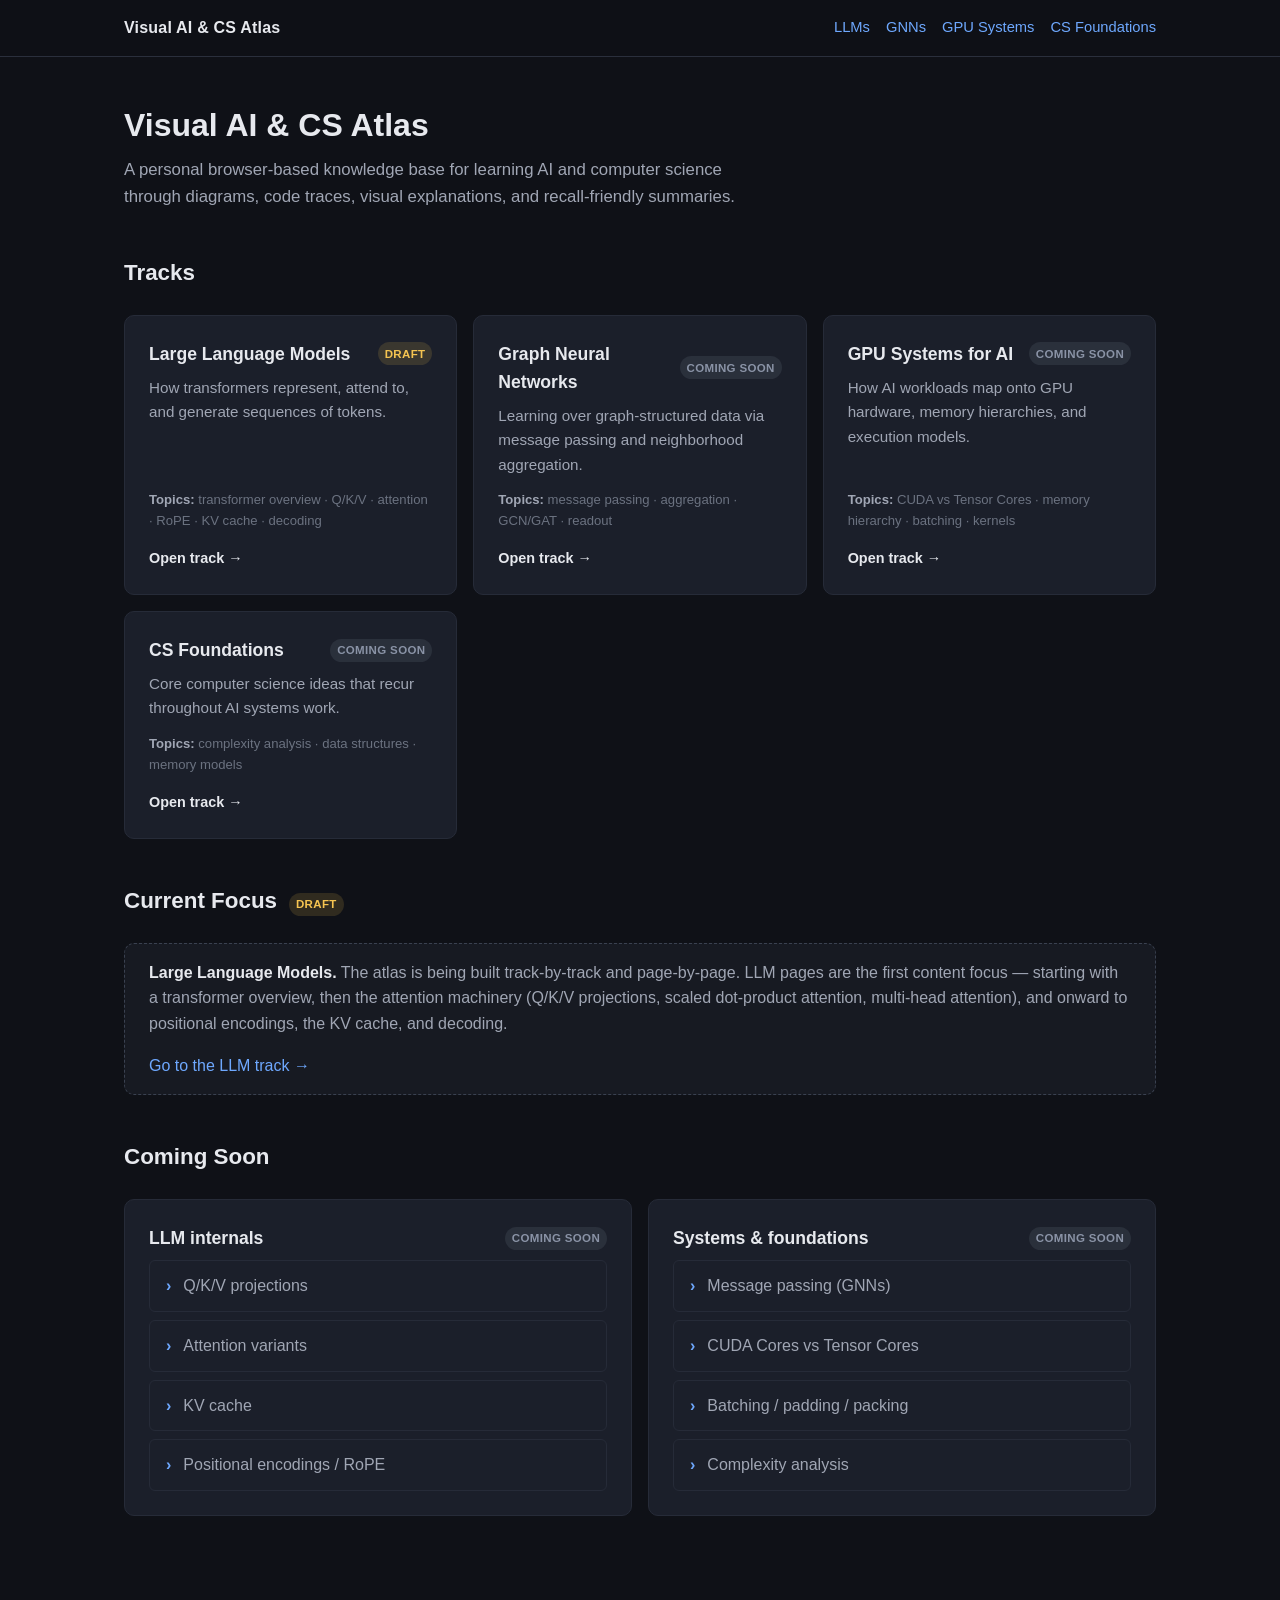
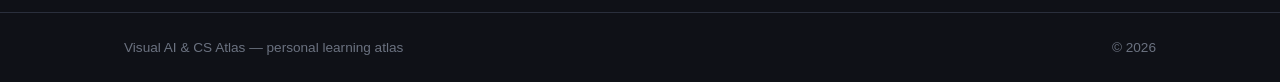
<file: index.html>
<!DOCTYPE html>
<html lang="en">
  <head>
    <meta charset="utf-8" />
    <meta name="viewport" content="width=device-width, initial-scale=1" />
    <title>Visual AI &amp; CS Atlas</title>
    <meta
      name="description"
      content="A personal browser-based knowledge base for learning AI and computer science through diagrams, code traces, and recall-friendly summaries."
    />
    <link rel="stylesheet" href="styles/base.css" />
    <link rel="stylesheet" href="styles/layout.css" />
    <link rel="stylesheet" href="styles/components.css" />
  </head>
  <body>
    <div class="page">
      <!-- Top navigation -->
      <header class="topnav">
        <div class="container topnav__inner">
          <a class="topnav__brand" href="index.html">Visual AI &amp; CS Atlas</a>
          <nav class="topnav__links">
            <a href="pages/llms/index.html">LLMs</a>
            <a href="pages/gnns/index.html">GNNs</a>
            <a href="pages/gpu-systems/index.html">GPU Systems</a>
            <a href="pages/cs-foundations/index.html">CS Foundations</a>
          </nav>
        </div>
      </header>

      <main class="main">
        <div class="container">
          <!-- Hero -->
          <section class="page-header">
            <h1>Visual AI &amp; CS Atlas</h1>
            <p class="subtitle">
              A personal browser-based knowledge base for learning AI and
              computer science through diagrams, code traces, visual
              explanations, and recall-friendly summaries.
            </p>
          </section>

          <!-- Track cards -->
          <section class="section">
            <div class="section__title">
              <h2>Tracks</h2>
            </div>
            <div class="grid grid--auto">
              <a class="card" href="pages/llms/index.html">
                <div class="card__head">
                  <span class="card__title">Large Language Models</span>
                  <span class="pill pill--draft">Draft</span>
                </div>
                <p class="card__desc">
                  How transformers represent, attend to, and generate sequences
                  of tokens.
                </p>
                <div class="card__topics">
                  <strong>Topics:</strong> transformer overview · Q/K/V ·
                  attention · RoPE · KV cache · decoding
                </div>
                <span class="card__link">Open track →</span>
              </a>

              <a class="card" href="pages/gnns/index.html">
                <div class="card__head">
                  <span class="card__title">Graph Neural Networks</span>
                  <span class="pill pill--soon">Coming Soon</span>
                </div>
                <p class="card__desc">
                  Learning over graph-structured data via message passing and
                  neighborhood aggregation.
                </p>
                <div class="card__topics">
                  <strong>Topics:</strong> message passing · aggregation ·
                  GCN/GAT · readout
                </div>
                <span class="card__link">Open track →</span>
              </a>

              <a class="card" href="pages/gpu-systems/index.html">
                <div class="card__head">
                  <span class="card__title">GPU Systems for AI</span>
                  <span class="pill pill--soon">Coming Soon</span>
                </div>
                <p class="card__desc">
                  How AI workloads map onto GPU hardware, memory hierarchies, and
                  execution models.
                </p>
                <div class="card__topics">
                  <strong>Topics:</strong> CUDA vs Tensor Cores · memory
                  hierarchy · batching · kernels
                </div>
                <span class="card__link">Open track →</span>
              </a>

              <a class="card" href="pages/cs-foundations/index.html">
                <div class="card__head">
                  <span class="card__title">CS Foundations</span>
                  <span class="pill pill--soon">Coming Soon</span>
                </div>
                <p class="card__desc">
                  Core computer science ideas that recur throughout AI systems
                  work.
                </p>
                <div class="card__topics">
                  <strong>Topics:</strong> complexity analysis · data structures
                  · memory models
                </div>
                <span class="card__link">Open track →</span>
              </a>
            </div>
          </section>

          <!-- Current focus -->
          <section class="section">
            <div class="section__title">
              <h2>Current Focus</h2>
              <span class="pill pill--draft">Draft</span>
            </div>
            <div class="callout">
              <p>
                <strong>Large Language Models.</strong> The atlas is being built
                track-by-track and page-by-page. LLM pages are the first content
                focus — starting with a transformer overview, then the
                attention machinery (Q/K/V projections, scaled dot-product
                attention, multi-head attention), and onward to positional
                encodings, the KV cache, and decoding.
              </p>
              <p style="margin-bottom: 0">
                <a href="pages/llms/index.html">Go to the LLM track →</a>
              </p>
            </div>
          </section>

          <!-- Coming soon -->
          <section class="section">
            <div class="section__title">
              <h2>Coming Soon</h2>
            </div>
            <div class="grid grid--2">
              <div class="card">
                <div class="card__head">
                  <span class="card__title">LLM internals</span>
                  <span class="pill pill--soon">Coming Soon</span>
                </div>
                <ul class="planned">
                  <li>Q/K/V projections</li>
                  <li>Attention variants</li>
                  <li>KV cache</li>
                  <li>Positional encodings / RoPE</li>
                </ul>
              </div>
              <div class="card">
                <div class="card__head">
                  <span class="card__title">Systems &amp; foundations</span>
                  <span class="pill pill--soon">Coming Soon</span>
                </div>
                <ul class="planned">
                  <li>Message passing (GNNs)</li>
                  <li>CUDA Cores vs Tensor Cores</li>
                  <li>Batching / padding / packing</li>
                  <li>Complexity analysis</li>
                </ul>
              </div>
            </div>
          </section>
        </div>
      </main>

      <footer class="footer">
        <div class="container footer__inner">
          <span>Visual AI &amp; CS Atlas — personal learning atlas</span>
          <span>&copy; <span data-current-year>2026</span></span>
        </div>
      </footer>
    </div>

    <script src="scripts/main.js"></script>
    <script src="scripts/visual-components.js"></script>
  </body>
</html>
</file>
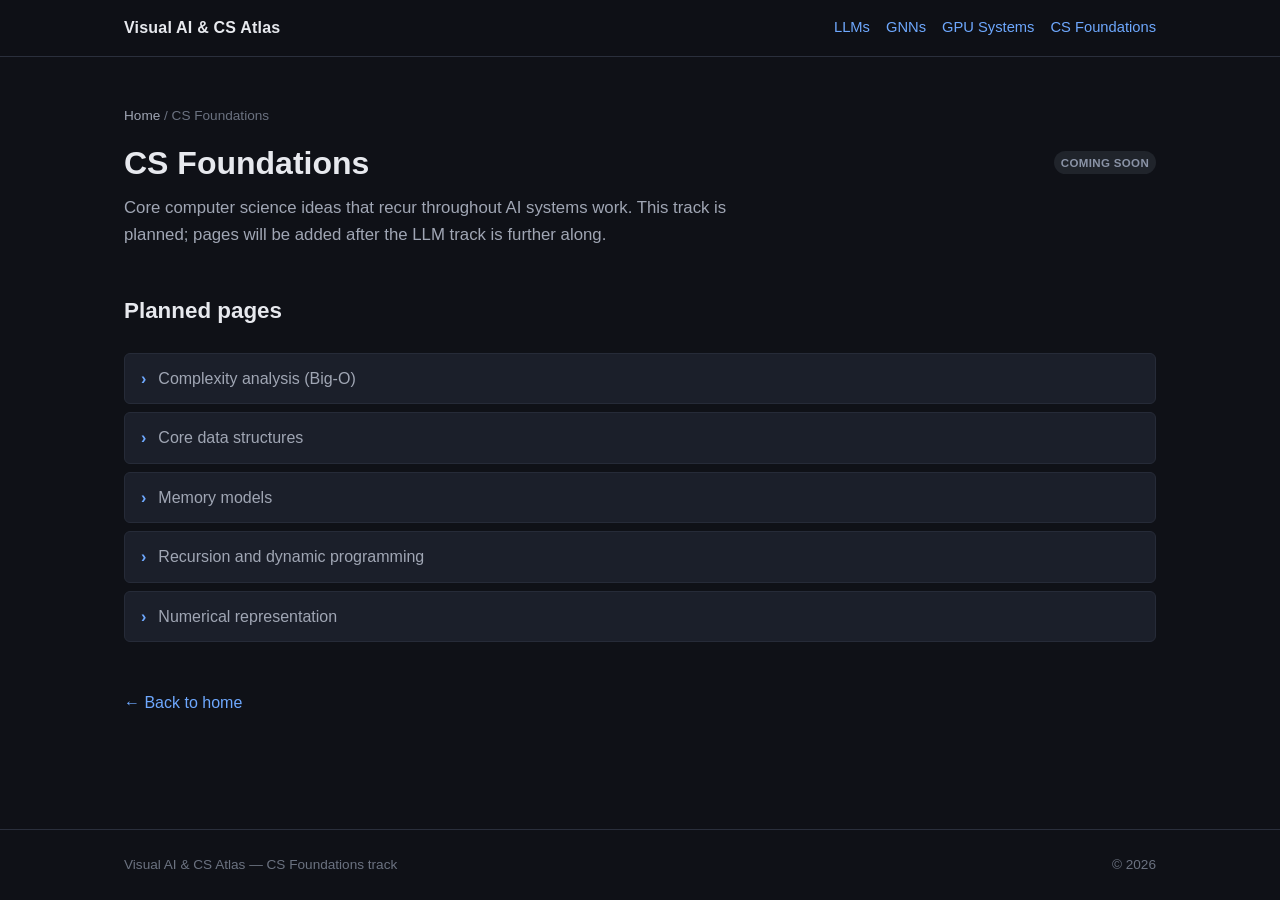
<file: pages/cs-foundations/index.html>
<!DOCTYPE html>
<html lang="en">
  <head>
    <meta charset="utf-8" />
    <meta name="viewport" content="width=device-width, initial-scale=1" />
    <title>CS Foundations — Visual AI &amp; CS Atlas</title>
    <meta
      name="description"
      content="CS Foundations track landing page. Pages are planned and coming soon."
    />
    <link rel="stylesheet" href="../../styles/base.css" />
    <link rel="stylesheet" href="../../styles/layout.css" />
    <link rel="stylesheet" href="../../styles/components.css" />
  </head>
  <body>
    <div class="page">
      <header class="topnav">
        <div class="container topnav__inner">
          <a class="topnav__brand" href="../../index.html"
            >Visual AI &amp; CS Atlas</a
          >
          <nav class="topnav__links">
            <a href="../llms/index.html">LLMs</a>
            <a href="../gnns/index.html">GNNs</a>
            <a href="../gpu-systems/index.html">GPU Systems</a>
            <a href="index.html">CS Foundations</a>
          </nav>
        </div>
      </header>

      <main class="main">
        <div class="container">
          <div class="breadcrumb">
            <a href="../../index.html">Home</a> / CS Foundations
          </div>

          <section class="page-header">
            <div class="card__head" style="margin-bottom: var(--space-3)">
              <h1 style="margin: 0">CS Foundations</h1>
              <span class="pill pill--soon">Coming Soon</span>
            </div>
            <p class="subtitle">
              Core computer science ideas that recur throughout AI systems work.
              This track is planned; pages will be added after the LLM track is
              further along.
            </p>
          </section>

          <section class="section">
            <div class="section__title"><h2>Planned pages</h2></div>
            <ul class="planned">
              <li>Complexity analysis (Big-O)</li>
              <li>Core data structures</li>
              <li>Memory models</li>
              <li>Recursion and dynamic programming</li>
              <li>Numerical representation</li>
            </ul>
          </section>

          <p><a href="../../index.html">← Back to home</a></p>
        </div>
      </main>

      <footer class="footer">
        <div class="container footer__inner">
          <span>Visual AI &amp; CS Atlas — CS Foundations track</span>
          <span>&copy; <span data-current-year>2026</span></span>
        </div>
      </footer>
    </div>

    <script src="../../scripts/main.js"></script>
    <script src="../../scripts/visual-components.js"></script>
  </body>
</html>
</file>
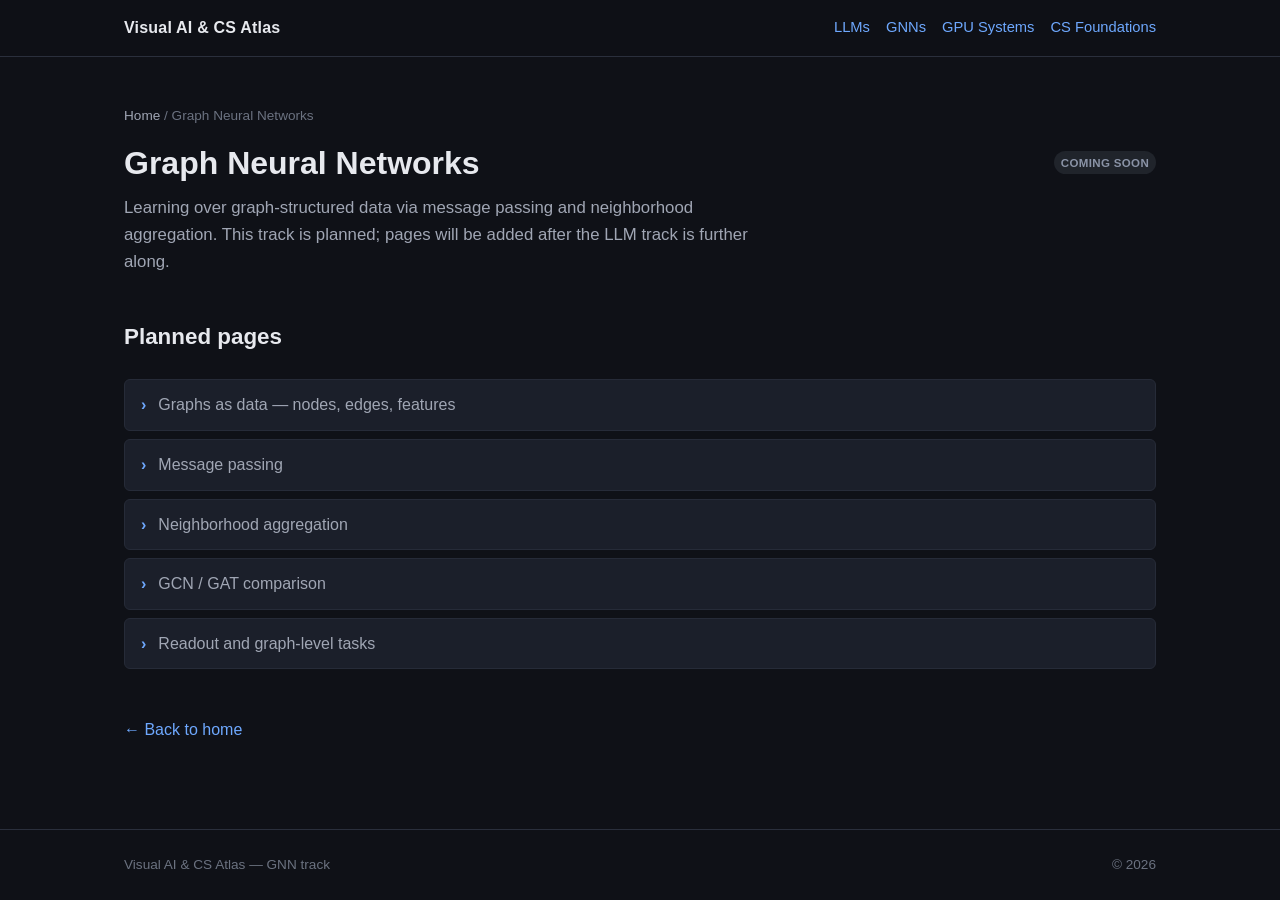
<file: pages/gnns/index.html>
<!DOCTYPE html>
<html lang="en">
  <head>
    <meta charset="utf-8" />
    <meta name="viewport" content="width=device-width, initial-scale=1" />
    <title>Graph Neural Networks — Visual AI &amp; CS Atlas</title>
    <meta
      name="description"
      content="GNN track landing page. Pages are planned and coming soon."
    />
    <link rel="stylesheet" href="../../styles/base.css" />
    <link rel="stylesheet" href="../../styles/layout.css" />
    <link rel="stylesheet" href="../../styles/components.css" />
  </head>
  <body>
    <div class="page">
      <header class="topnav">
        <div class="container topnav__inner">
          <a class="topnav__brand" href="../../index.html"
            >Visual AI &amp; CS Atlas</a
          >
          <nav class="topnav__links">
            <a href="../llms/index.html">LLMs</a>
            <a href="index.html">GNNs</a>
            <a href="../gpu-systems/index.html">GPU Systems</a>
            <a href="../cs-foundations/index.html">CS Foundations</a>
          </nav>
        </div>
      </header>

      <main class="main">
        <div class="container">
          <div class="breadcrumb">
            <a href="../../index.html">Home</a> / Graph Neural Networks
          </div>

          <section class="page-header">
            <div class="card__head" style="margin-bottom: var(--space-3)">
              <h1 style="margin: 0">Graph Neural Networks</h1>
              <span class="pill pill--soon">Coming Soon</span>
            </div>
            <p class="subtitle">
              Learning over graph-structured data via message passing and
              neighborhood aggregation. This track is planned; pages will be
              added after the LLM track is further along.
            </p>
          </section>

          <section class="section">
            <div class="section__title"><h2>Planned pages</h2></div>
            <ul class="planned">
              <li>Graphs as data — nodes, edges, features</li>
              <li>Message passing</li>
              <li>Neighborhood aggregation</li>
              <li>GCN / GAT comparison</li>
              <li>Readout and graph-level tasks</li>
            </ul>
          </section>

          <p><a href="../../index.html">← Back to home</a></p>
        </div>
      </main>

      <footer class="footer">
        <div class="container footer__inner">
          <span>Visual AI &amp; CS Atlas — GNN track</span>
          <span>&copy; <span data-current-year>2026</span></span>
        </div>
      </footer>
    </div>

    <script src="../../scripts/main.js"></script>
    <script src="../../scripts/visual-components.js"></script>
  </body>
</html>
</file>
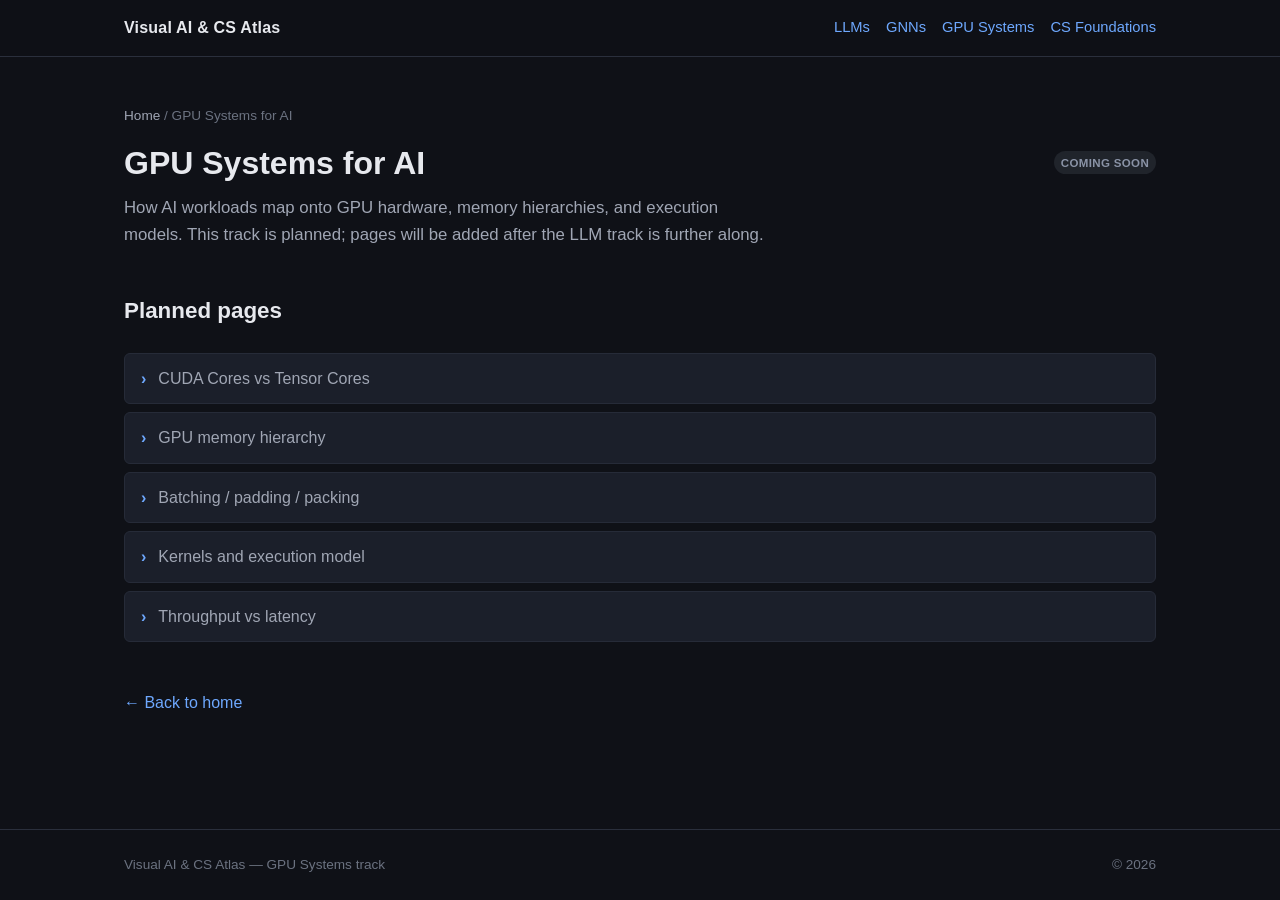
<file: pages/gpu-systems/index.html>
<!DOCTYPE html>
<html lang="en">
  <head>
    <meta charset="utf-8" />
    <meta name="viewport" content="width=device-width, initial-scale=1" />
    <title>GPU Systems for AI — Visual AI &amp; CS Atlas</title>
    <meta
      name="description"
      content="GPU Systems track landing page. Pages are planned and coming soon."
    />
    <link rel="stylesheet" href="../../styles/base.css" />
    <link rel="stylesheet" href="../../styles/layout.css" />
    <link rel="stylesheet" href="../../styles/components.css" />
  </head>
  <body>
    <div class="page">
      <header class="topnav">
        <div class="container topnav__inner">
          <a class="topnav__brand" href="../../index.html"
            >Visual AI &amp; CS Atlas</a
          >
          <nav class="topnav__links">
            <a href="../llms/index.html">LLMs</a>
            <a href="../gnns/index.html">GNNs</a>
            <a href="index.html">GPU Systems</a>
            <a href="../cs-foundations/index.html">CS Foundations</a>
          </nav>
        </div>
      </header>

      <main class="main">
        <div class="container">
          <div class="breadcrumb">
            <a href="../../index.html">Home</a> / GPU Systems for AI
          </div>

          <section class="page-header">
            <div class="card__head" style="margin-bottom: var(--space-3)">
              <h1 style="margin: 0">GPU Systems for AI</h1>
              <span class="pill pill--soon">Coming Soon</span>
            </div>
            <p class="subtitle">
              How AI workloads map onto GPU hardware, memory hierarchies, and
              execution models. This track is planned; pages will be added after
              the LLM track is further along.
            </p>
          </section>

          <section class="section">
            <div class="section__title"><h2>Planned pages</h2></div>
            <ul class="planned">
              <li>CUDA Cores vs Tensor Cores</li>
              <li>GPU memory hierarchy</li>
              <li>Batching / padding / packing</li>
              <li>Kernels and execution model</li>
              <li>Throughput vs latency</li>
            </ul>
          </section>

          <p><a href="../../index.html">← Back to home</a></p>
        </div>
      </main>

      <footer class="footer">
        <div class="container footer__inner">
          <span>Visual AI &amp; CS Atlas — GPU Systems track</span>
          <span>&copy; <span data-current-year>2026</span></span>
        </div>
      </footer>
    </div>

    <script src="../../scripts/main.js"></script>
    <script src="../../scripts/visual-components.js"></script>
  </body>
</html>
</file>
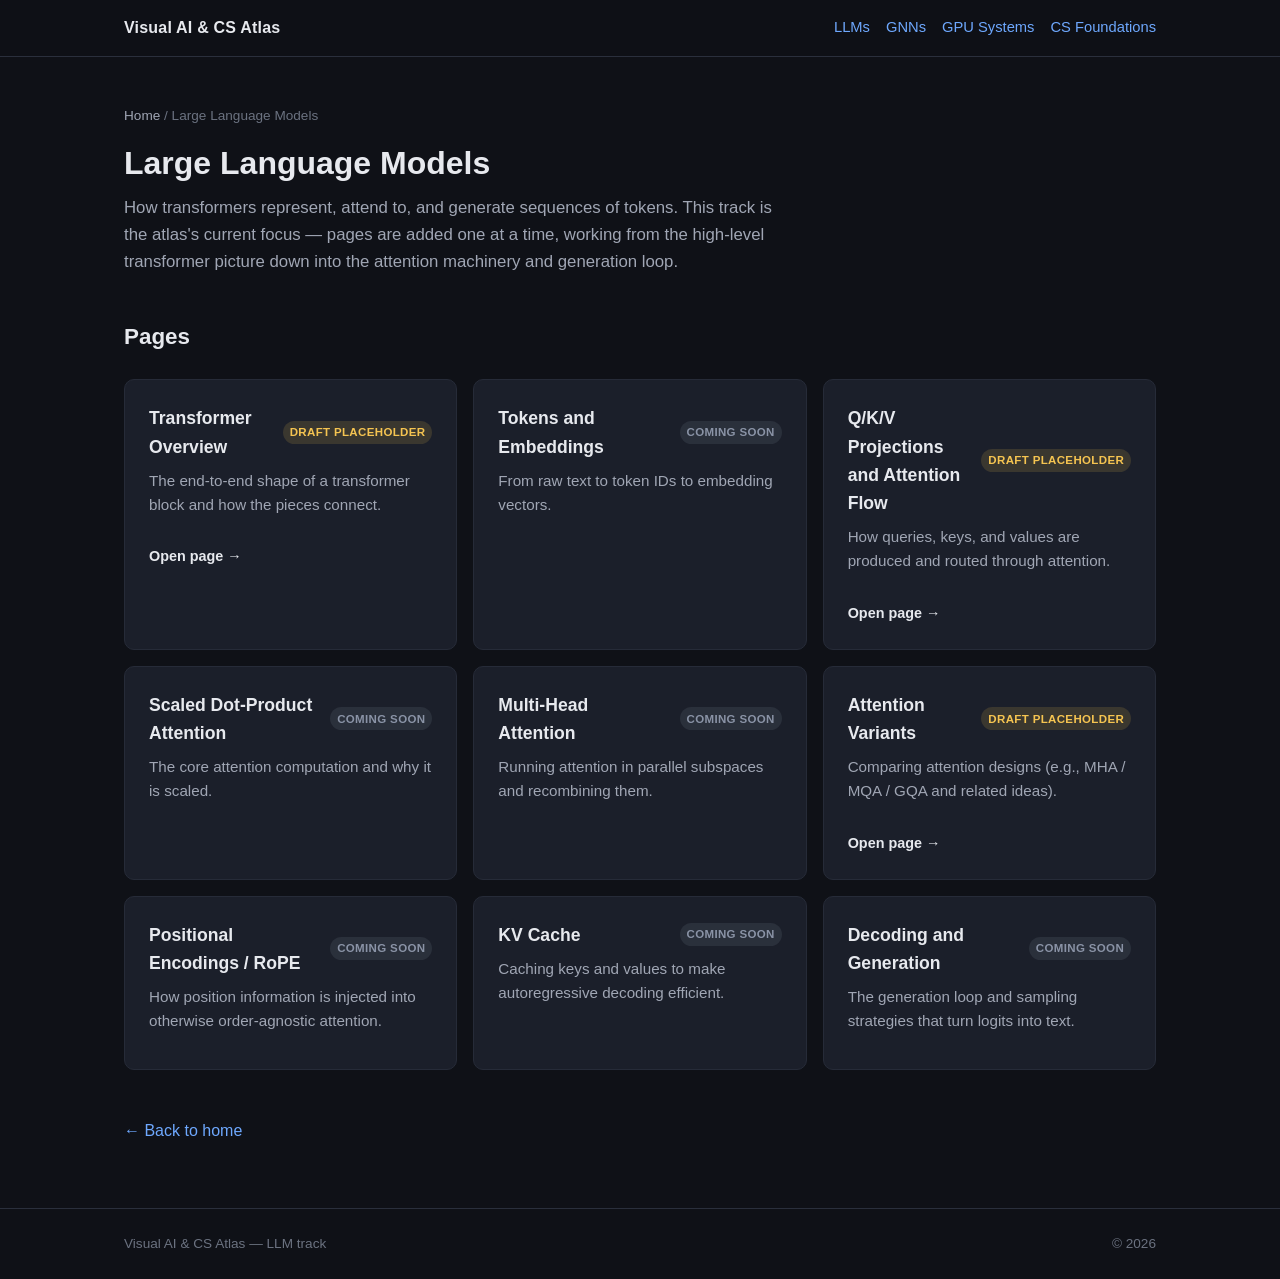
<file: pages/llms/index.html>
<!DOCTYPE html>
<html lang="en">
  <head>
    <meta charset="utf-8" />
    <meta name="viewport" content="width=device-width, initial-scale=1" />
    <title>Large Language Models — Visual AI &amp; CS Atlas</title>
    <meta
      name="description"
      content="LLM track: transformer overview, attention machinery, positional encodings, KV cache, and decoding."
    />
    <link rel="stylesheet" href="../../styles/base.css" />
    <link rel="stylesheet" href="../../styles/layout.css" />
    <link rel="stylesheet" href="../../styles/components.css" />
  </head>
  <body>
    <div class="page">
      <header class="topnav">
        <div class="container topnav__inner">
          <a class="topnav__brand" href="../../index.html"
            >Visual AI &amp; CS Atlas</a
          >
          <nav class="topnav__links">
            <a href="index.html">LLMs</a>
            <a href="../gnns/index.html">GNNs</a>
            <a href="../gpu-systems/index.html">GPU Systems</a>
            <a href="../cs-foundations/index.html">CS Foundations</a>
          </nav>
        </div>
      </header>

      <main class="main">
        <div class="container">
          <div class="breadcrumb">
            <a href="../../index.html">Home</a> / Large Language Models
          </div>

          <section class="page-header">
            <h1>Large Language Models</h1>
            <p class="subtitle">
              How transformers represent, attend to, and generate sequences of
              tokens. This track is the atlas's current focus — pages are added
              one at a time, working from the high-level transformer picture down
              into the attention machinery and generation loop.
            </p>
          </section>

          <section class="section">
            <div class="section__title">
              <h2>Pages</h2>
            </div>
            <div class="grid grid--auto">
              <a class="card" href="transformer-overview.html">
                <div class="card__head">
                  <span class="card__title">Transformer Overview</span>
                  <span class="pill pill--draft">Draft placeholder</span>
                </div>
                <p class="card__desc">
                  The end-to-end shape of a transformer block and how the pieces
                  connect.
                </p>
                <span class="card__link">Open page →</span>
              </a>

              <div class="card">
                <div class="card__head">
                  <span class="card__title">Tokens and Embeddings</span>
                  <span class="pill pill--soon">Coming Soon</span>
                </div>
                <p class="card__desc">
                  From raw text to token IDs to embedding vectors.
                </p>
              </div>

              <a class="card" href="qkv-attention.html">
                <div class="card__head">
                  <span class="card__title"
                    >Q/K/V Projections and Attention Flow</span
                  >
                  <span class="pill pill--draft">Draft placeholder</span>
                </div>
                <p class="card__desc">
                  How queries, keys, and values are produced and routed through
                  attention.
                </p>
                <span class="card__link">Open page →</span>
              </a>

              <div class="card">
                <div class="card__head">
                  <span class="card__title">Scaled Dot-Product Attention</span>
                  <span class="pill pill--soon">Coming Soon</span>
                </div>
                <p class="card__desc">
                  The core attention computation and why it is scaled.
                </p>
              </div>

              <div class="card">
                <div class="card__head">
                  <span class="card__title">Multi-Head Attention</span>
                  <span class="pill pill--soon">Coming Soon</span>
                </div>
                <p class="card__desc">
                  Running attention in parallel subspaces and recombining them.
                </p>
              </div>

              <a class="card" href="attention-variants.html">
                <div class="card__head">
                  <span class="card__title">Attention Variants</span>
                  <span class="pill pill--draft">Draft placeholder</span>
                </div>
                <p class="card__desc">
                  Comparing attention designs (e.g., MHA / MQA / GQA and related
                  ideas).
                </p>
                <span class="card__link">Open page →</span>
              </a>

              <div class="card">
                <div class="card__head">
                  <span class="card__title">Positional Encodings / RoPE</span>
                  <span class="pill pill--soon">Coming Soon</span>
                </div>
                <p class="card__desc">
                  How position information is injected into otherwise
                  order-agnostic attention.
                </p>
              </div>

              <div class="card">
                <div class="card__head">
                  <span class="card__title">KV Cache</span>
                  <span class="pill pill--soon">Coming Soon</span>
                </div>
                <p class="card__desc">
                  Caching keys and values to make autoregressive decoding
                  efficient.
                </p>
              </div>

              <div class="card">
                <div class="card__head">
                  <span class="card__title">Decoding and Generation</span>
                  <span class="pill pill--soon">Coming Soon</span>
                </div>
                <p class="card__desc">
                  The generation loop and sampling strategies that turn logits
                  into text.
                </p>
              </div>
            </div>
          </section>

          <p><a href="../../index.html">← Back to home</a></p>
        </div>
      </main>

      <footer class="footer">
        <div class="container footer__inner">
          <span>Visual AI &amp; CS Atlas — LLM track</span>
          <span>&copy; <span data-current-year>2026</span></span>
        </div>
      </footer>
    </div>

    <script src="../../scripts/main.js"></script>
    <script src="../../scripts/visual-components.js"></script>
  </body>
</html>
</file>
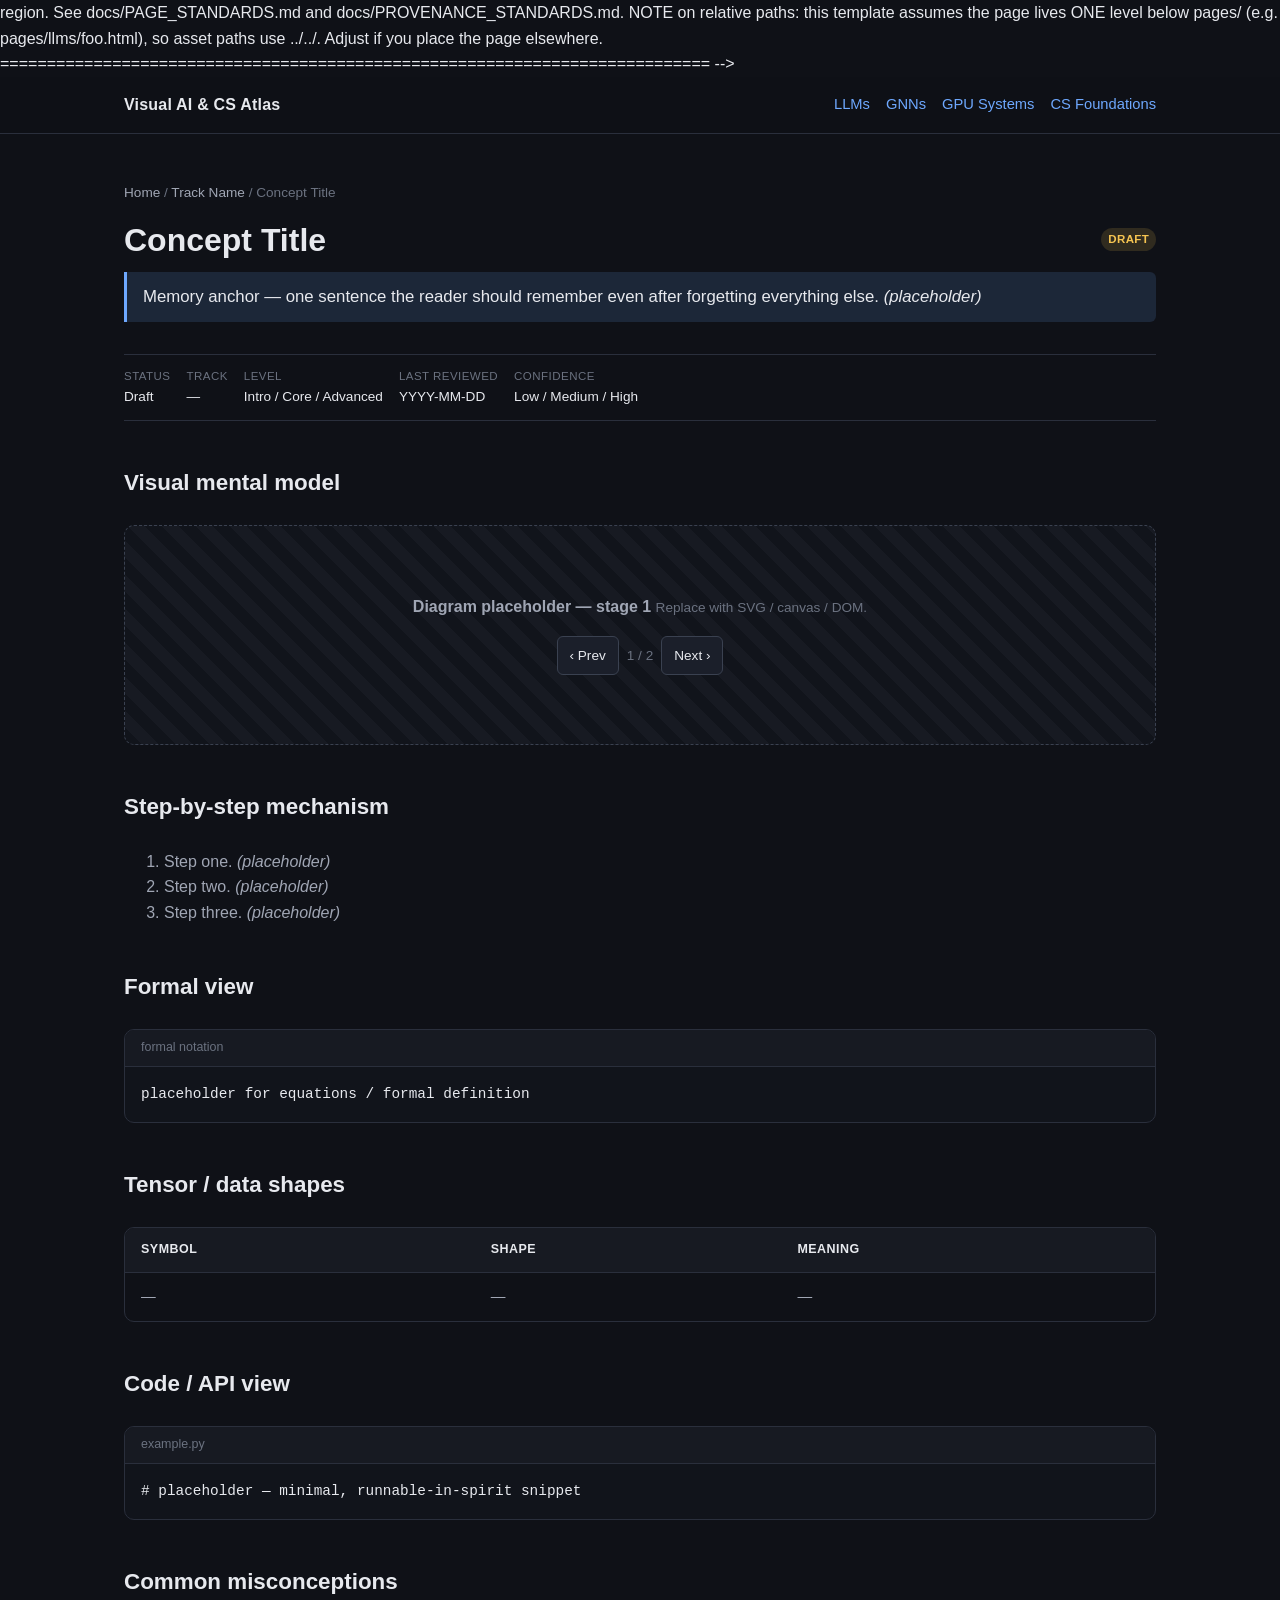
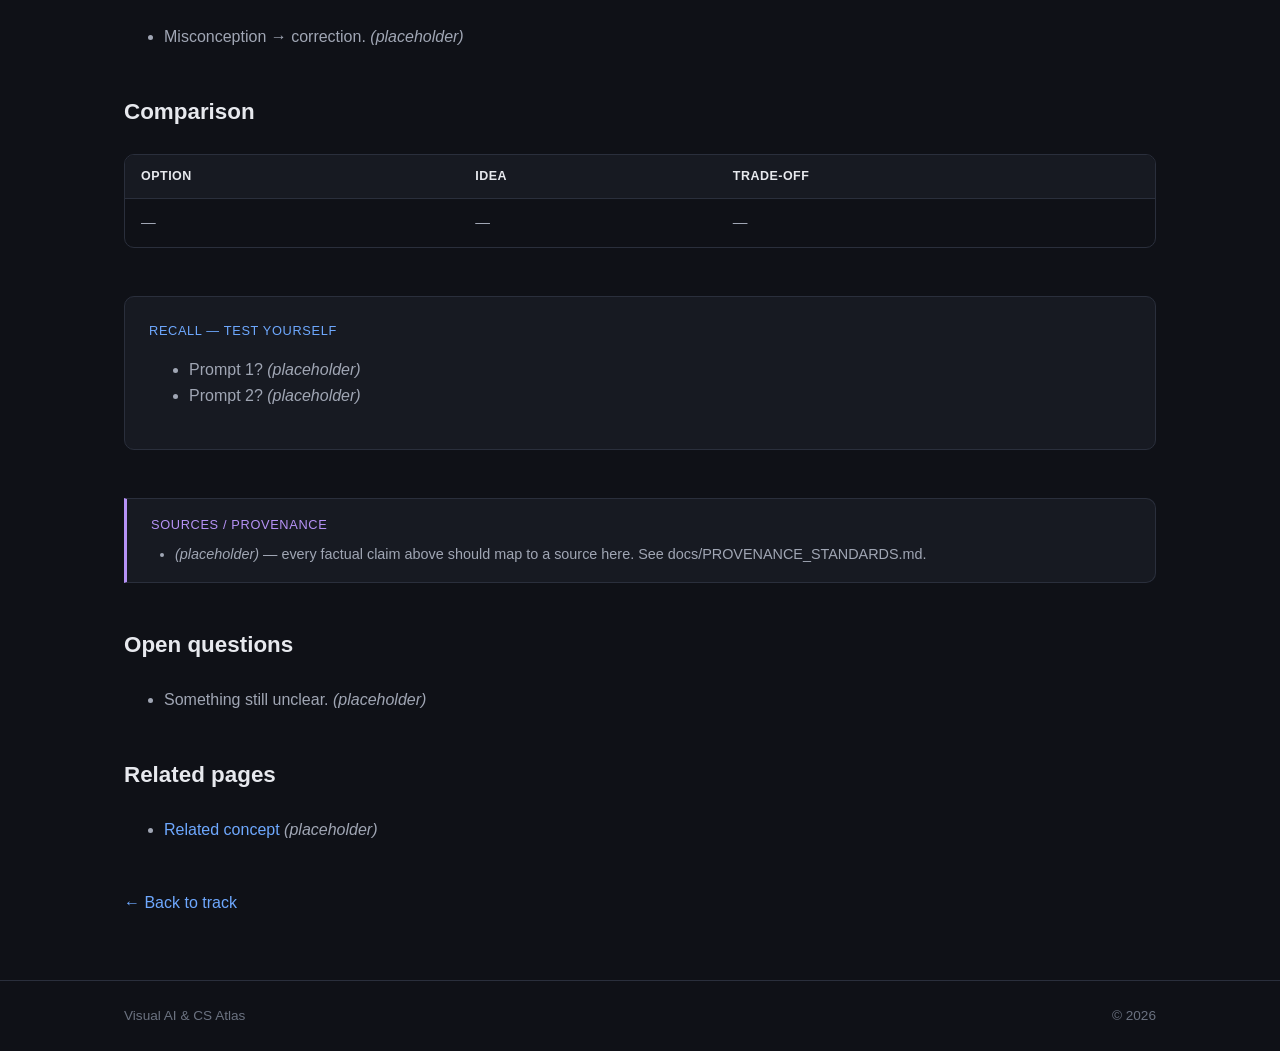
<file: templates/concept-page-template.html>
<!DOCTYPE html>
<!--
  ============================================================================
  CONCEPT PAGE TEMPLATE — Visual AI & CS Atlas
  ----------------------------------------------------------------------------
  Copy this file into a track folder (e.g. pages/llms/) and fill it in.
  Keep the section ORDER stable — pages should be recognizable by shape.
  Placeholder content below is intentional; replace each <!-- FILL --> region.
  See docs/PAGE_STANDARDS.md and docs/PROVENANCE_STANDARDS.md.

  NOTE on relative paths: this template assumes the page lives ONE level below
  pages/ (e.g. pages/llms/foo.html), so asset paths use ../../. Adjust if you
  place the page elsewhere.
  ============================================================================
-->
<html lang="en">
  <head>
    <meta charset="utf-8" />
    <meta name="viewport" content="width=device-width, initial-scale=1" />
    <title>Concept Title — Visual AI &amp; CS Atlas</title>
    <meta name="description" content="One-line description of the concept." />
    <link rel="stylesheet" href="../../styles/base.css" />
    <link rel="stylesheet" href="../../styles/layout.css" />
    <link rel="stylesheet" href="../../styles/components.css" />
  </head>
  <body>
    <div class="page">
      <header class="topnav">
        <div class="container topnav__inner">
          <a class="topnav__brand" href="../../index.html"
            >Visual AI &amp; CS Atlas</a
          >
          <nav class="topnav__links">
            <a href="../llms/index.html">LLMs</a>
            <a href="../gnns/index.html">GNNs</a>
            <a href="../gpu-systems/index.html">GPU Systems</a>
            <a href="../cs-foundations/index.html">CS Foundations</a>
          </nav>
        </div>
      </header>

      <main class="main">
        <div class="container">
          <div class="breadcrumb">
            <a href="../../index.html">Home</a> /
            <a href="index.html">Track Name</a> / Concept Title
          </div>

          <!-- 1. TITLE + status -->
          <section class="page-header">
            <div class="card__head" style="margin-bottom: var(--space-3)">
              <h1 style="margin: 0">Concept Title</h1>
              <span class="pill pill--draft">Draft</span>
            </div>

            <!-- 2. ONE-SENTENCE MEMORY ANCHOR -->
            <p class="anchor">
              Memory anchor — one sentence the reader should remember even after
              forgetting everything else. <em>(placeholder)</em>
            </p>
          </section>

          <!-- 3. CONCEPT STATUS METADATA -->
          <dl class="meta">
            <div><dt>Status</dt><dd>Draft</dd></div>
            <div><dt>Track</dt><dd>—</dd></div>
            <div><dt>Level</dt><dd>Intro / Core / Advanced</dd></div>
            <div><dt>Last reviewed</dt><dd>YYYY-MM-DD</dd></div>
            <div><dt>Confidence</dt><dd>Low / Medium / High</dd></div>
          </dl>

          <!-- 4. VISUAL MENTAL MODEL -->
          <section class="section">
            <div class="section__title"><h2>Visual mental model</h2></div>
            <div class="viz" data-diagram>
              <div data-stage>
                <span class="viz__label">Diagram placeholder — stage 1</span>
                <span class="viz__hint">Replace with SVG / canvas / DOM.</span>
              </div>
              <div data-stage hidden>
                <span class="viz__label">Diagram placeholder — stage 2</span>
              </div>
              <!-- Optional stepper (wired by scripts/visual-components.js) -->
              <div class="stepper">
                <button type="button" data-step-prev>‹ Prev</button>
                <span class="stepper__status" data-stage-status></span>
                <button type="button" data-step-next>Next ›</button>
              </div>
            </div>
          </section>

          <!-- 5. STEP-BY-STEP MECHANISM -->
          <section class="section">
            <div class="section__title"><h2>Step-by-step mechanism</h2></div>
            <ol>
              <li>Step one. <em>(placeholder)</em></li>
              <li>Step two. <em>(placeholder)</em></li>
              <li>Step three. <em>(placeholder)</em></li>
            </ol>
          </section>

          <!-- 6. FORMAL VIEW -->
          <section class="section">
            <div class="section__title"><h2>Formal view</h2></div>
            <div class="code-trace">
              <div class="code-trace__bar">formal notation</div>
              <pre>placeholder for equations / formal definition</pre>
            </div>
          </section>

          <!-- 7. TENSOR / DATA SHAPES -->
          <section class="section">
            <div class="section__title"><h2>Tensor / data shapes</h2></div>
            <div class="table-wrap">
              <table class="compare">
                <thead>
                  <tr><th>Symbol</th><th>Shape</th><th>Meaning</th></tr>
                </thead>
                <tbody>
                  <tr><td><em>—</em></td><td><em>—</em></td><td><em>—</em></td></tr>
                </tbody>
              </table>
            </div>
          </section>

          <!-- 8. CODE / API VIEW -->
          <section class="section">
            <div class="section__title"><h2>Code / API view</h2></div>
            <div class="code-trace">
              <div class="code-trace__bar">example.py</div>
              <pre># placeholder — minimal, runnable-in-spirit snippet</pre>
            </div>
          </section>

          <!-- 9. COMMON MISCONCEPTIONS -->
          <section class="section">
            <div class="section__title"><h2>Common misconceptions</h2></div>
            <ul>
              <li>Misconception → correction. <em>(placeholder)</em></li>
            </ul>
          </section>

          <!-- 10. COMPARISON TABLE (if relevant) -->
          <section class="section">
            <div class="section__title"><h2>Comparison</h2></div>
            <div class="table-wrap">
              <table class="compare">
                <thead>
                  <tr><th>Option</th><th>Idea</th><th>Trade-off</th></tr>
                </thead>
                <tbody>
                  <tr><td><em>—</em></td><td><em>—</em></td><td><em>—</em></td></tr>
                </tbody>
              </table>
            </div>
          </section>

          <!-- 11. RECALL PANEL -->
          <section class="section">
            <div class="recall">
              <div class="recall__title">Recall — test yourself</div>
              <ul>
                <li>Prompt 1? <em>(placeholder)</em></li>
                <li>Prompt 2? <em>(placeholder)</em></li>
              </ul>
            </div>
          </section>

          <!-- 12. SOURCES / PROVENANCE -->
          <section class="section">
            <div class="provenance">
              <div class="provenance__title">Sources / provenance</div>
              <ul>
                <li>
                  <em>(placeholder)</em> — every factual claim above should map
                  to a source here. See docs/PROVENANCE_STANDARDS.md.
                </li>
              </ul>
            </div>
          </section>

          <!-- 13. OPEN QUESTIONS -->
          <section class="section">
            <div class="section__title"><h2>Open questions</h2></div>
            <ul>
              <li>Something still unclear. <em>(placeholder)</em></li>
            </ul>
          </section>

          <!-- 14. LINKS TO RELATED PAGES -->
          <section class="section">
            <div class="section__title"><h2>Related pages</h2></div>
            <ul>
              <li><a href="#">Related concept</a> <em>(placeholder)</em></li>
            </ul>
          </section>

          <p><a href="index.html">← Back to track</a></p>
        </div>
      </main>

      <footer class="footer">
        <div class="container footer__inner">
          <span>Visual AI &amp; CS Atlas</span>
          <span>&copy; <span data-current-year>2026</span></span>
        </div>
      </footer>
    </div>

    <script src="../../scripts/main.js"></script>
    <script src="../../scripts/visual-components.js"></script>
  </body>
</html>
</file>
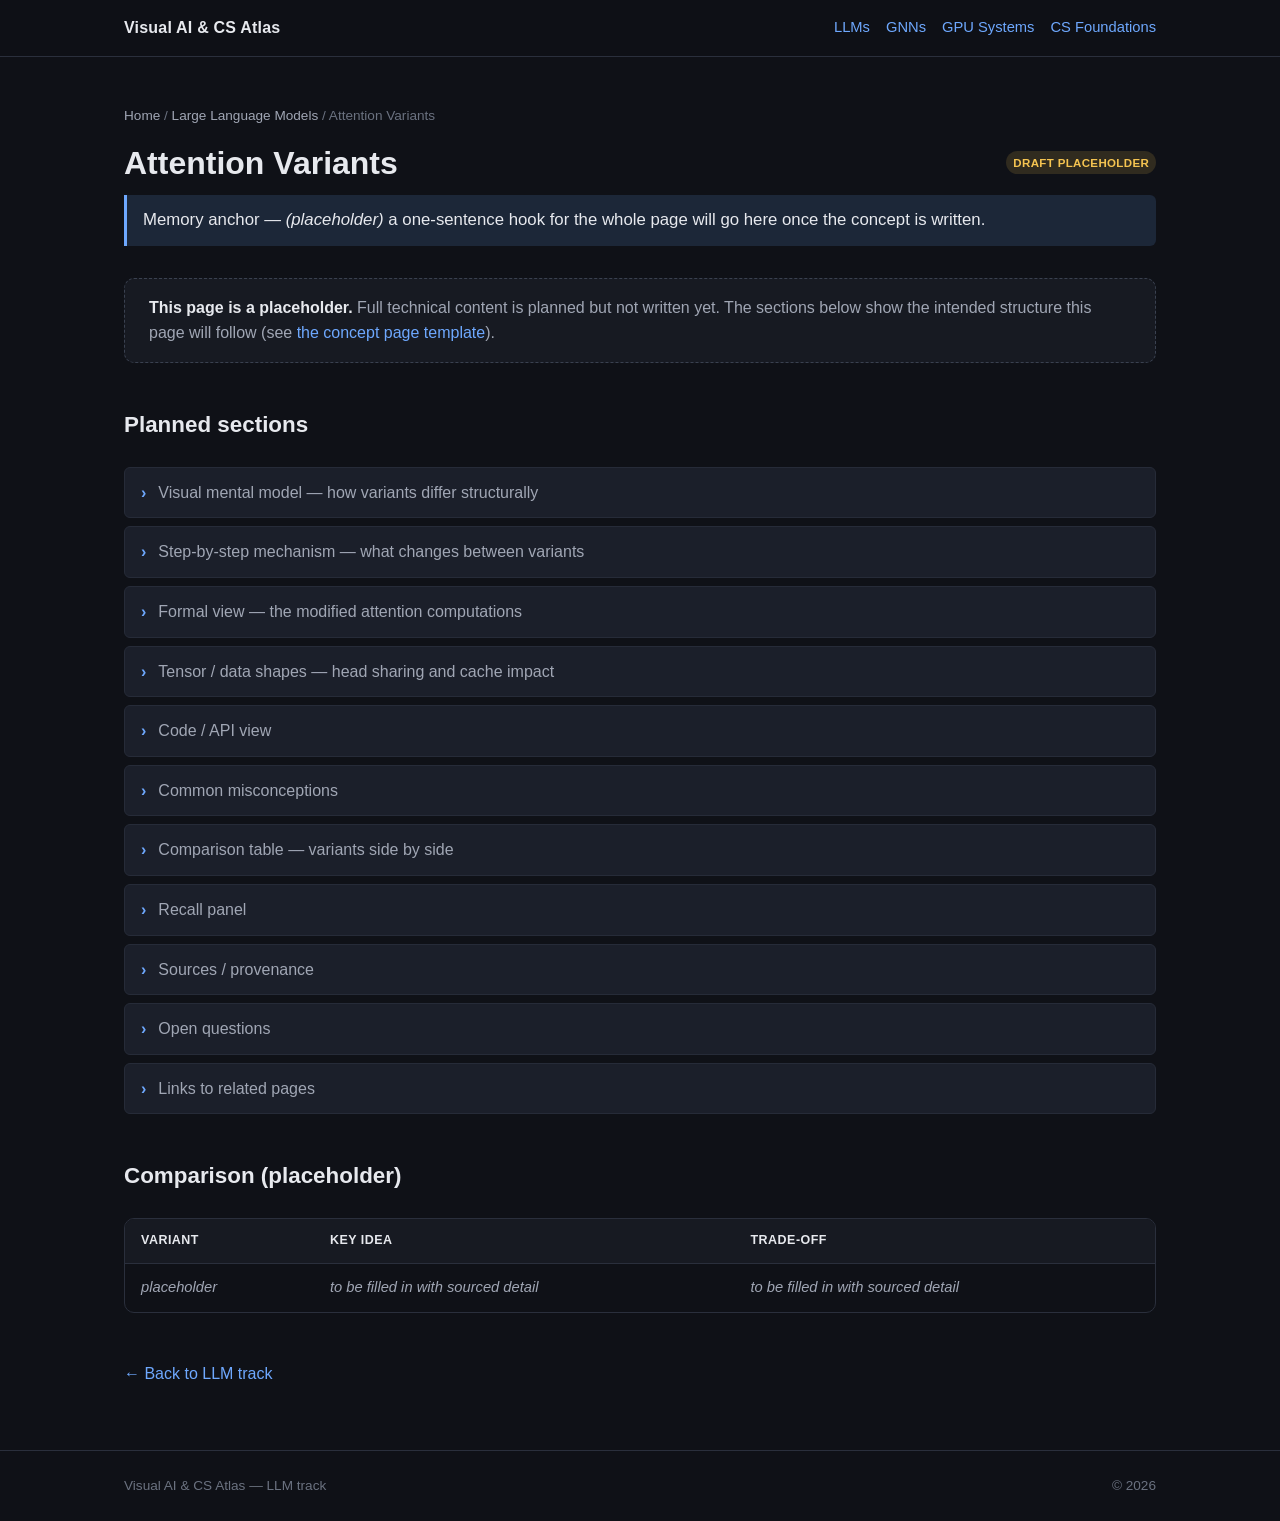
<file: pages/llms/attention-variants.html>
<!DOCTYPE html>
<html lang="en">
  <head>
    <meta charset="utf-8" />
    <meta name="viewport" content="width=device-width, initial-scale=1" />
    <title>Attention Variants — Visual AI &amp; CS Atlas</title>
    <meta
      name="description"
      content="Placeholder page comparing attention variants. Content is planned."
    />
    <link rel="stylesheet" href="../../styles/base.css" />
    <link rel="stylesheet" href="../../styles/layout.css" />
    <link rel="stylesheet" href="../../styles/components.css" />
  </head>
  <body>
    <div class="page">
      <header class="topnav">
        <div class="container topnav__inner">
          <a class="topnav__brand" href="../../index.html"
            >Visual AI &amp; CS Atlas</a
          >
          <nav class="topnav__links">
            <a href="index.html">LLMs</a>
            <a href="../gnns/index.html">GNNs</a>
            <a href="../gpu-systems/index.html">GPU Systems</a>
            <a href="../cs-foundations/index.html">CS Foundations</a>
          </nav>
        </div>
      </header>

      <main class="main">
        <div class="container">
          <div class="breadcrumb">
            <a href="../../index.html">Home</a> /
            <a href="index.html">Large Language Models</a> / Attention Variants
          </div>

          <section class="page-header">
            <div class="card__head" style="margin-bottom: var(--space-3)">
              <h1 style="margin: 0">Attention Variants</h1>
              <span class="pill pill--draft">Draft placeholder</span>
            </div>
            <p class="anchor">
              Memory anchor — <em>(placeholder)</em> a one-sentence hook for the
              whole page will go here once the concept is written.
            </p>
          </section>

          <div class="callout">
            <p style="margin: 0">
              <strong>This page is a placeholder.</strong> Full technical content
              is planned but not written yet. The sections below show the
              intended structure this page will follow (see
              <a href="../../templates/concept-page-template.html"
                >the concept page template</a
              >).
            </p>
          </div>

          <section class="section">
            <div class="section__title"><h2>Planned sections</h2></div>
            <ul class="planned">
              <li>Visual mental model — how variants differ structurally</li>
              <li>Step-by-step mechanism — what changes between variants</li>
              <li>Formal view — the modified attention computations</li>
              <li>Tensor / data shapes — head sharing and cache impact</li>
              <li>Code / API view</li>
              <li>Common misconceptions</li>
              <li>Comparison table — variants side by side</li>
              <li>Recall panel</li>
              <li>Sources / provenance</li>
              <li>Open questions</li>
              <li>Links to related pages</li>
            </ul>
          </section>

          <section class="section">
            <div class="section__title"><h2>Comparison (placeholder)</h2></div>
            <div class="table-wrap">
              <table class="compare">
                <thead>
                  <tr>
                    <th>Variant</th>
                    <th>Key idea</th>
                    <th>Trade-off</th>
                  </tr>
                </thead>
                <tbody>
                  <tr>
                    <td><em>placeholder</em></td>
                    <td><em>to be filled in with sourced detail</em></td>
                    <td><em>to be filled in with sourced detail</em></td>
                  </tr>
                </tbody>
              </table>
            </div>
          </section>

          <p>
            <a href="index.html">← Back to LLM track</a>
          </p>
        </div>
      </main>

      <footer class="footer">
        <div class="container footer__inner">
          <span>Visual AI &amp; CS Atlas — LLM track</span>
          <span>&copy; <span data-current-year>2026</span></span>
        </div>
      </footer>
    </div>

    <script src="../../scripts/main.js"></script>
    <script src="../../scripts/visual-components.js"></script>
  </body>
</html>
</file>
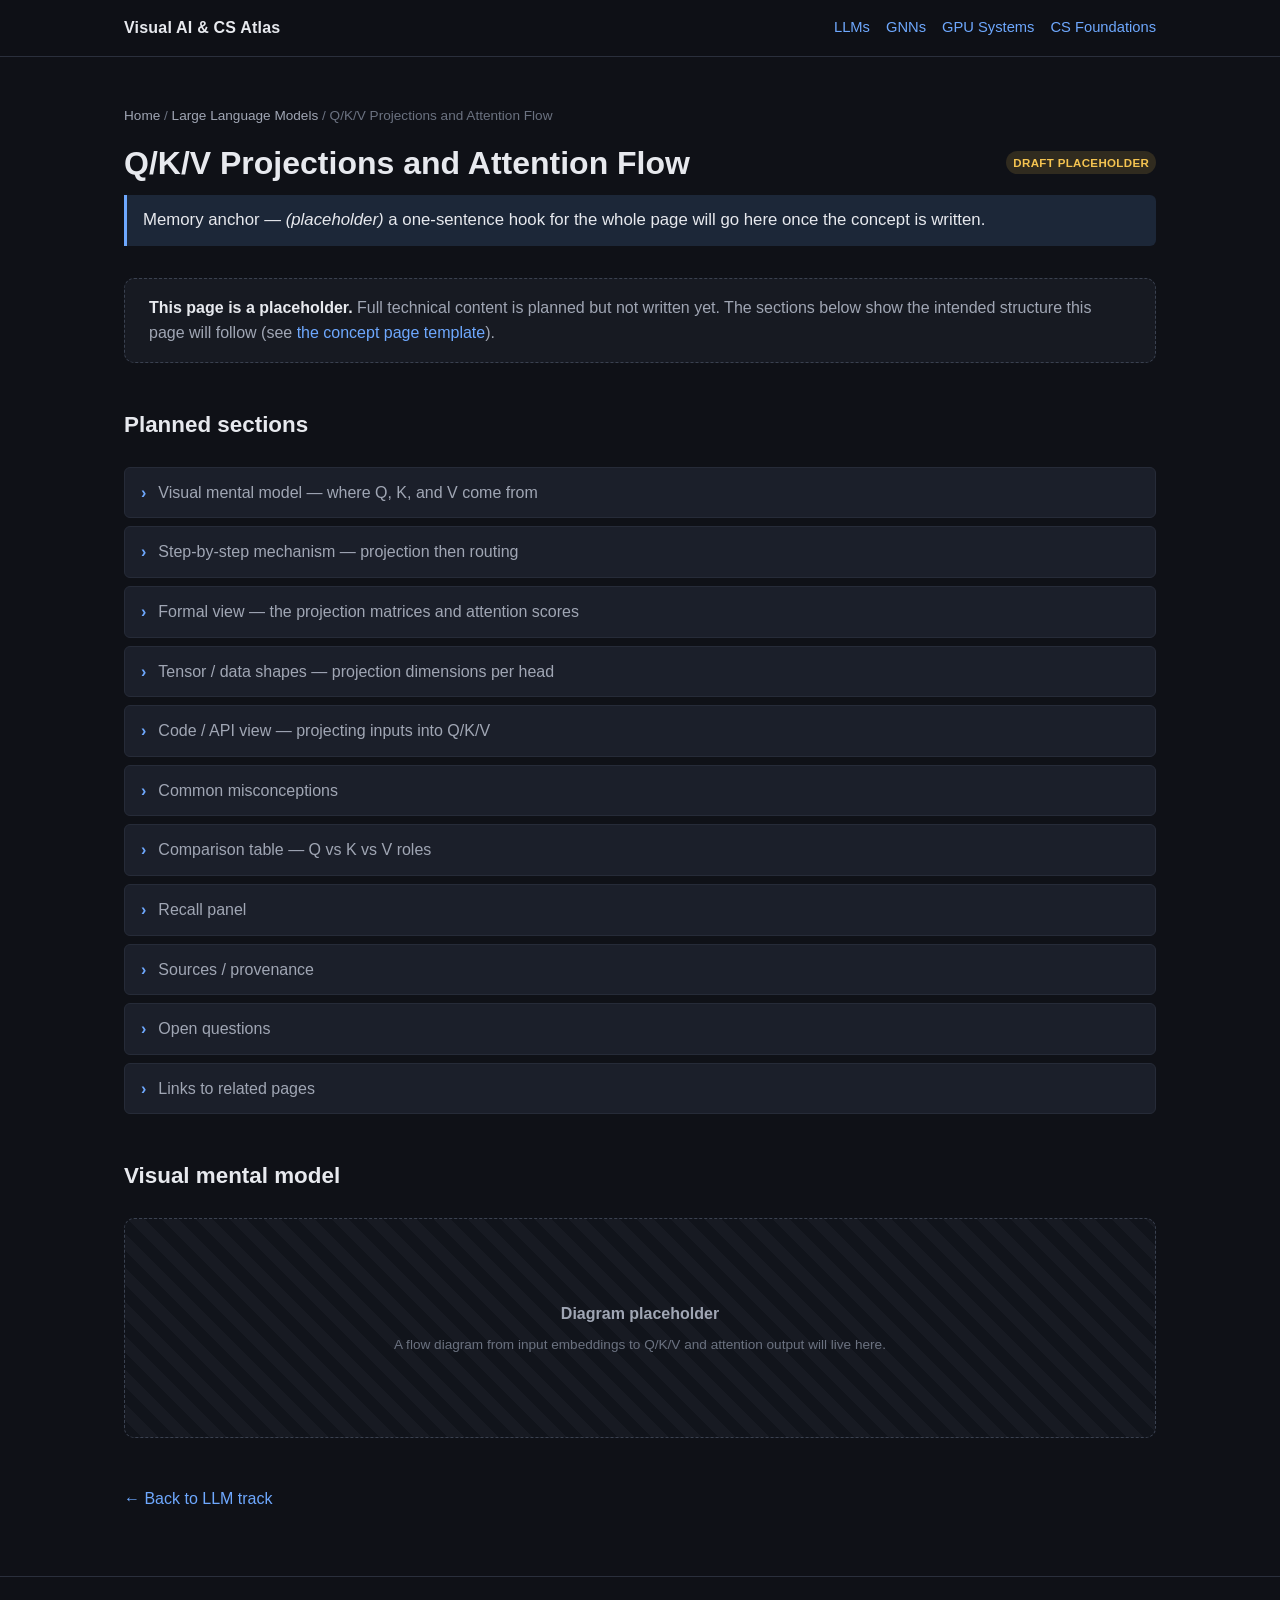
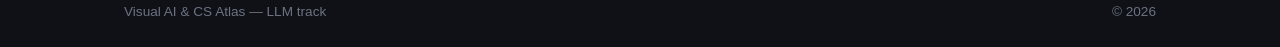
<file: pages/llms/qkv-attention.html>
<!DOCTYPE html>
<html lang="en">
  <head>
    <meta charset="utf-8" />
    <meta name="viewport" content="width=device-width, initial-scale=1" />
    <title>Q/K/V Projections and Attention Flow — Visual AI &amp; CS Atlas</title>
    <meta
      name="description"
      content="Placeholder page for Q/K/V projections and attention flow. Content is planned."
    />
    <link rel="stylesheet" href="../../styles/base.css" />
    <link rel="stylesheet" href="../../styles/layout.css" />
    <link rel="stylesheet" href="../../styles/components.css" />
  </head>
  <body>
    <div class="page">
      <header class="topnav">
        <div class="container topnav__inner">
          <a class="topnav__brand" href="../../index.html"
            >Visual AI &amp; CS Atlas</a
          >
          <nav class="topnav__links">
            <a href="index.html">LLMs</a>
            <a href="../gnns/index.html">GNNs</a>
            <a href="../gpu-systems/index.html">GPU Systems</a>
            <a href="../cs-foundations/index.html">CS Foundations</a>
          </nav>
        </div>
      </header>

      <main class="main">
        <div class="container">
          <div class="breadcrumb">
            <a href="../../index.html">Home</a> /
            <a href="index.html">Large Language Models</a> / Q/K/V Projections
            and Attention Flow
          </div>

          <section class="page-header">
            <div class="card__head" style="margin-bottom: var(--space-3)">
              <h1 style="margin: 0">Q/K/V Projections and Attention Flow</h1>
              <span class="pill pill--draft">Draft placeholder</span>
            </div>
            <p class="anchor">
              Memory anchor — <em>(placeholder)</em> a one-sentence hook for the
              whole page will go here once the concept is written.
            </p>
          </section>

          <div class="callout">
            <p style="margin: 0">
              <strong>This page is a placeholder.</strong> Full technical content
              is planned but not written yet. The sections below show the
              intended structure this page will follow (see
              <a href="../../templates/concept-page-template.html"
                >the concept page template</a
              >).
            </p>
          </div>

          <section class="section">
            <div class="section__title"><h2>Planned sections</h2></div>
            <ul class="planned">
              <li>Visual mental model — where Q, K, and V come from</li>
              <li>Step-by-step mechanism — projection then routing</li>
              <li>Formal view — the projection matrices and attention scores</li>
              <li>Tensor / data shapes — projection dimensions per head</li>
              <li>Code / API view — projecting inputs into Q/K/V</li>
              <li>Common misconceptions</li>
              <li>Comparison table — Q vs K vs V roles</li>
              <li>Recall panel</li>
              <li>Sources / provenance</li>
              <li>Open questions</li>
              <li>Links to related pages</li>
            </ul>
          </section>

          <section class="section">
            <div class="section__title"><h2>Visual mental model</h2></div>
            <div class="viz">
              <span class="viz__label">Diagram placeholder</span>
              <span class="viz__hint"
                >A flow diagram from input embeddings to Q/K/V and attention
                output will live here.</span
              >
            </div>
          </section>

          <p>
            <a href="index.html">← Back to LLM track</a>
          </p>
        </div>
      </main>

      <footer class="footer">
        <div class="container footer__inner">
          <span>Visual AI &amp; CS Atlas — LLM track</span>
          <span>&copy; <span data-current-year>2026</span></span>
        </div>
      </footer>
    </div>

    <script src="../../scripts/main.js"></script>
    <script src="../../scripts/visual-components.js"></script>
  </body>
</html>
</file>
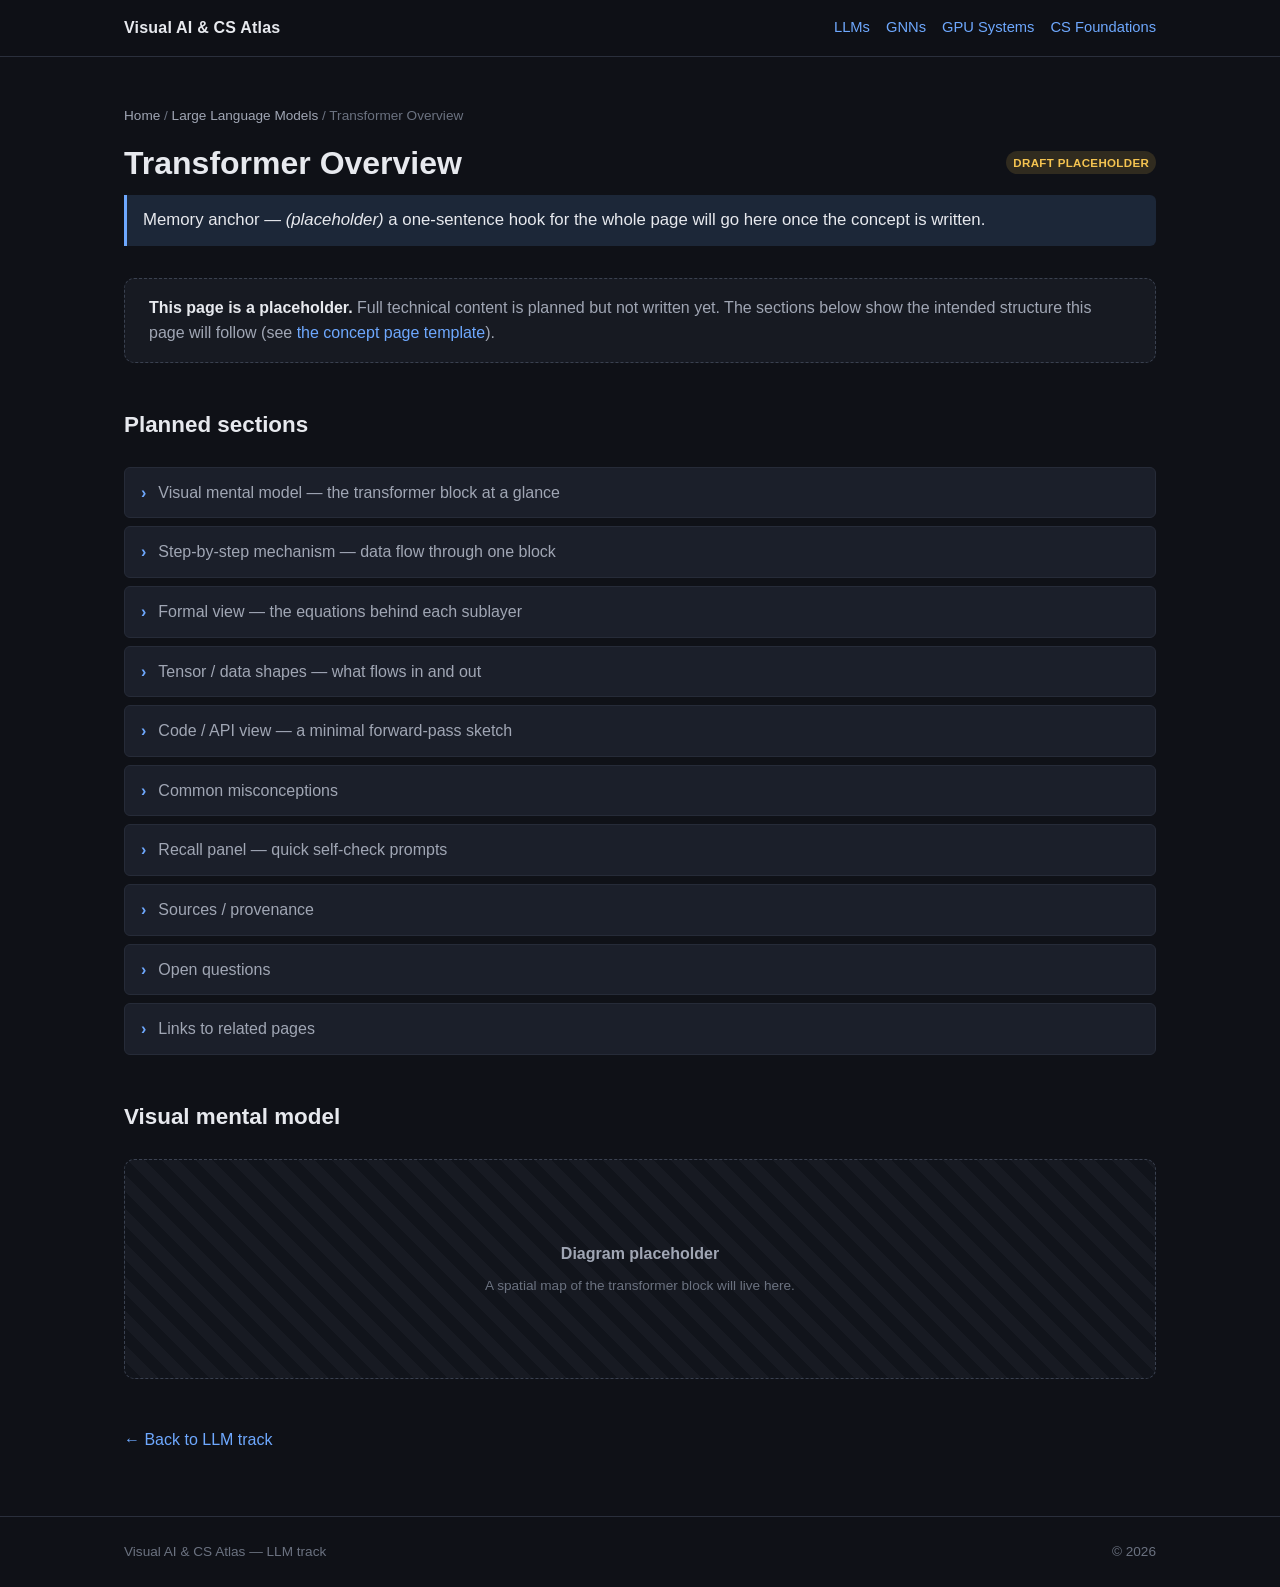
<file: pages/llms/transformer-overview.html>
<!DOCTYPE html>
<html lang="en">
  <head>
    <meta charset="utf-8" />
    <meta name="viewport" content="width=device-width, initial-scale=1" />
    <title>Transformer Overview — Visual AI &amp; CS Atlas</title>
    <meta
      name="description"
      content="Placeholder page for the Transformer Overview concept. Content is planned."
    />
    <link rel="stylesheet" href="../../styles/base.css" />
    <link rel="stylesheet" href="../../styles/layout.css" />
    <link rel="stylesheet" href="../../styles/components.css" />
  </head>
  <body>
    <div class="page">
      <header class="topnav">
        <div class="container topnav__inner">
          <a class="topnav__brand" href="../../index.html"
            >Visual AI &amp; CS Atlas</a
          >
          <nav class="topnav__links">
            <a href="index.html">LLMs</a>
            <a href="../gnns/index.html">GNNs</a>
            <a href="../gpu-systems/index.html">GPU Systems</a>
            <a href="../cs-foundations/index.html">CS Foundations</a>
          </nav>
        </div>
      </header>

      <main class="main">
        <div class="container">
          <div class="breadcrumb">
            <a href="../../index.html">Home</a> /
            <a href="index.html">Large Language Models</a> / Transformer Overview
          </div>

          <section class="page-header">
            <div class="card__head" style="margin-bottom: var(--space-3)">
              <h1 style="margin: 0">Transformer Overview</h1>
              <span class="pill pill--draft">Draft placeholder</span>
            </div>
            <p class="anchor">
              Memory anchor — <em>(placeholder)</em> a one-sentence hook for the
              whole page will go here once the concept is written.
            </p>
          </section>

          <div class="callout">
            <p style="margin: 0">
              <strong>This page is a placeholder.</strong> Full technical content
              is planned but not written yet. The sections below show the
              intended structure this page will follow (see
              <a href="../../templates/concept-page-template.html"
                >the concept page template</a
              >).
            </p>
          </div>

          <section class="section">
            <div class="section__title"><h2>Planned sections</h2></div>
            <ul class="planned">
              <li>Visual mental model — the transformer block at a glance</li>
              <li>Step-by-step mechanism — data flow through one block</li>
              <li>Formal view — the equations behind each sublayer</li>
              <li>Tensor / data shapes — what flows in and out</li>
              <li>Code / API view — a minimal forward-pass sketch</li>
              <li>Common misconceptions</li>
              <li>Recall panel — quick self-check prompts</li>
              <li>Sources / provenance</li>
              <li>Open questions</li>
              <li>Links to related pages</li>
            </ul>
          </section>

          <section class="section">
            <div class="section__title"><h2>Visual mental model</h2></div>
            <div class="viz">
              <span class="viz__label">Diagram placeholder</span>
              <span class="viz__hint"
                >A spatial map of the transformer block will live here.</span
              >
            </div>
          </section>

          <p>
            <a href="index.html">← Back to LLM track</a>
          </p>
        </div>
      </main>

      <footer class="footer">
        <div class="container footer__inner">
          <span>Visual AI &amp; CS Atlas — LLM track</span>
          <span>&copy; <span data-current-year>2026</span></span>
        </div>
      </footer>
    </div>

    <script src="../../scripts/main.js"></script>
    <script src="../../scripts/visual-components.js"></script>
  </body>
</html>
</file>
<file: styles/base.css>
/* ==========================================================================
   base.css — design tokens, resets, and base element styles
   Visual AI & CS Atlas
   --------------------------------------------------------------------------
   All theme values live here as CSS custom properties so that layout.css and
   components.css stay declarative. Adjust the palette / spacing scale in one
   place and the whole site follows.
   ========================================================================== */

:root {
  /* --- Backgrounds --- */
  --bg: #0f1117;
  --bg-elevated: #171a22;
  --bg-card: #1b1f2a;
  --bg-inset: #11141b;

  /* --- Text --- */
  --text: #e7e9ee;
  --text-muted: #a0a6b4;
  --text-faint: #6b7280;

  /* --- Accents --- */
  --accent: #6ea8fe;
  --accent-strong: #4f8cff;
  --accent-soft: rgba(110, 168, 254, 0.14);
  --accent-2: #b692f6;

  /* --- Borders --- */
  --border: #2a2f3c;
  --border-strong: #3a4150;
  --card-border: #262b38;

  /* --- Status label colors --- */
  --status-available: #57d9a3;
  --status-available-bg: rgba(87, 217, 163, 0.14);
  --status-draft: #f5c451;
  --status-draft-bg: rgba(245, 196, 81, 0.14);
  --status-soon: #8a93a6;
  --status-soon-bg: rgba(138, 147, 166, 0.14);
  --status-review: #f59e8b;
  --status-review-bg: rgba(245, 158, 139, 0.14);
  --status-verified: #6ea8fe;
  --status-verified-bg: rgba(110, 168, 254, 0.14);

  /* --- Spacing scale --- */
  --space-1: 0.25rem;
  --space-2: 0.5rem;
  --space-3: 0.75rem;
  --space-4: 1rem;
  --space-5: 1.5rem;
  --space-6: 2rem;
  --space-7: 3rem;
  --space-8: 4rem;

  /* --- Radius --- */
  --radius-sm: 6px;
  --radius: 10px;
  --radius-lg: 16px;

  /* --- Fonts --- */
  --font-sans: -apple-system, BlinkMacSystemFont, "Segoe UI", Roboto, Helvetica,
    Arial, sans-serif, "Apple Color Emoji", "Segoe UI Emoji";
  --font-mono: ui-monospace, SFMono-Regular, "SF Mono", Menlo, Consolas,
    "Liberation Mono", monospace;

  /* --- Layout --- */
  --content-max: 1080px;
  --shadow: 0 1px 2px rgba(0, 0, 0, 0.3), 0 4px 16px rgba(0, 0, 0, 0.25);
}

/* --- Reset --- */
*,
*::before,
*::after {
  box-sizing: border-box;
}

html {
  font-size: 16px;
  scroll-behavior: smooth;
}

body {
  margin: 0;
  background: var(--bg);
  color: var(--text);
  font-family: var(--font-sans);
  line-height: 1.6;
  -webkit-font-smoothing: antialiased;
  text-rendering: optimizeLegibility;
}

h1,
h2,
h3,
h4 {
  line-height: 1.25;
  margin: 0 0 var(--space-3);
  font-weight: 650;
}

h1 {
  font-size: 2rem;
}
h2 {
  font-size: 1.4rem;
}
h3 {
  font-size: 1.1rem;
}

p {
  margin: 0 0 var(--space-4);
  color: var(--text-muted);
}

a {
  color: var(--accent);
  text-decoration: none;
}
a:hover {
  color: var(--accent-strong);
  text-decoration: underline;
}

code,
pre {
  font-family: var(--font-mono);
  font-size: 0.9em;
}

ul,
ol {
  color: var(--text-muted);
}

hr {
  border: none;
  border-top: 1px solid var(--border);
  margin: var(--space-6) 0;
}

small {
  color: var(--text-faint);
}
</file>
<file: styles/layout.css>
/* ==========================================================================
   layout.css — page shell, navigation skeleton, and grid systems
   Visual AI & CS Atlas
   --------------------------------------------------------------------------
   Structural layout only. Visual treatment of cards / pills / panels lives in
   components.css. Keeping a stable layout here is intentional: pages should be
   recognizable by shape, per the project's "consistent page layout" principle.
   ========================================================================== */

/* --- Page shell --- */
.page {
  display: flex;
  flex-direction: column;
  min-height: 100vh;
}

.container {
  width: 100%;
  max-width: var(--content-max);
  margin: 0 auto;
  padding: 0 var(--space-5);
}

/* --- Top navigation --- */
.topnav {
  position: sticky;
  top: 0;
  z-index: 10;
  background: rgba(15, 17, 23, 0.85);
  backdrop-filter: blur(8px);
  border-bottom: 1px solid var(--border);
}

.topnav__inner {
  display: flex;
  align-items: center;
  justify-content: space-between;
  gap: var(--space-4);
  height: 56px;
}

.topnav__brand {
  font-weight: 700;
  color: var(--text);
  letter-spacing: 0.2px;
}
.topnav__brand:hover {
  text-decoration: none;
  color: var(--accent);
}

.topnav__links {
  display: flex;
  gap: var(--space-4);
  flex-wrap: wrap;
  font-size: 0.92rem;
}

/* --- Main content region --- */
.main {
  flex: 1;
  padding: var(--space-7) 0;
}

/* --- Page header block --- */
.page-header {
  margin-bottom: var(--space-6);
}
.page-header .subtitle {
  font-size: 1.05rem;
  max-width: 70ch;
}

/* --- Breadcrumb --- */
.breadcrumb {
  font-size: 0.85rem;
  color: var(--text-faint);
  margin-bottom: var(--space-4);
}
.breadcrumb a {
  color: var(--text-muted);
}

/* --- Sections --- */
.section {
  margin: var(--space-7) 0;
}
.section__title {
  display: flex;
  align-items: baseline;
  gap: var(--space-3);
  margin-bottom: var(--space-4);
}

/* --- Card grids --- */
.grid {
  display: grid;
  gap: var(--space-4);
}
.grid--2 {
  grid-template-columns: repeat(2, 1fr);
}
.grid--3 {
  grid-template-columns: repeat(3, 1fr);
}
.grid--auto {
  grid-template-columns: repeat(auto-fill, minmax(280px, 1fr));
}

/* --- Footer --- */
.footer {
  border-top: 1px solid var(--border);
  padding: var(--space-5) 0;
  color: var(--text-faint);
  font-size: 0.85rem;
}
.footer__inner {
  display: flex;
  justify-content: space-between;
  flex-wrap: wrap;
  gap: var(--space-3);
}

/* --- Responsive --- */
@media (max-width: 760px) {
  .grid--2,
  .grid--3 {
    grid-template-columns: 1fr;
  }
  .topnav__inner {
    height: auto;
    padding: var(--space-3) 0;
    flex-direction: column;
    align-items: flex-start;
  }
}
</file>
<file: styles/components.css>
/* ==========================================================================
   components.css — reusable UI components
   Visual AI & CS Atlas
   --------------------------------------------------------------------------
   Each component here is referenced by docs/VISUAL_LANGUAGE.md and
   docs/PAGE_STANDARDS.md. Keep class names stable so future concept pages can
   rely on them.
   ========================================================================== */

/* --- Cards (track + topic) --- */
.card {
  display: flex;
  flex-direction: column;
  background: var(--bg-card);
  border: 1px solid var(--card-border);
  border-radius: var(--radius);
  padding: var(--space-5);
  transition: border-color 0.15s ease, transform 0.15s ease;
}
.card:hover {
  border-color: var(--border-strong);
  transform: translateY(-2px);
}
.card__head {
  display: flex;
  align-items: center;
  justify-content: space-between;
  gap: var(--space-3);
  margin-bottom: var(--space-2);
}
.card__title {
  font-size: 1.1rem;
  font-weight: 650;
  color: var(--text);
}
.card__desc {
  color: var(--text-muted);
  font-size: 0.95rem;
  margin-bottom: var(--space-3);
}
.card__topics {
  font-size: 0.82rem;
  color: var(--text-faint);
  margin-top: auto;
}
.card__topics strong {
  color: var(--text-muted);
  font-weight: 600;
}
.card__link {
  margin-top: var(--space-4);
  font-size: 0.9rem;
  font-weight: 600;
}

/* A whole card can be a link */
a.card {
  color: inherit;
}
a.card:hover {
  text-decoration: none;
}

/* --- Status pills --- */
.pill {
  display: inline-flex;
  align-items: center;
  gap: var(--space-1);
  font-size: 0.72rem;
  font-weight: 700;
  letter-spacing: 0.03em;
  text-transform: uppercase;
  padding: 0.2em 0.6em;
  border-radius: 999px;
  white-space: nowrap;
}
.pill--available {
  color: var(--status-available);
  background: var(--status-available-bg);
}
.pill--draft {
  color: var(--status-draft);
  background: var(--status-draft-bg);
}
.pill--soon {
  color: var(--status-soon);
  background: var(--status-soon-bg);
}
.pill--review {
  color: var(--status-review);
  background: var(--status-review-bg);
}
.pill--verified {
  color: var(--status-verified);
  background: var(--status-verified-bg);
}

/* --- Memory anchor --- */
.anchor {
  border-left: 3px solid var(--accent);
  background: var(--accent-soft);
  padding: var(--space-3) var(--space-4);
  border-radius: 0 var(--radius-sm) var(--radius-sm) 0;
  color: var(--text);
  font-size: 1.05rem;
}

/* --- Metadata strip --- */
.meta {
  display: flex;
  flex-wrap: wrap;
  gap: var(--space-4);
  font-size: 0.85rem;
  color: var(--text-muted);
  padding: var(--space-3) 0;
  border-top: 1px solid var(--border);
  border-bottom: 1px solid var(--border);
}
.meta dt {
  color: var(--text-faint);
  font-size: 0.72rem;
  text-transform: uppercase;
  letter-spacing: 0.04em;
}
.meta dd {
  margin: 0;
  color: var(--text);
}

/* --- Recall panel --- */
.recall {
  background: var(--bg-elevated);
  border: 1px solid var(--border);
  border-radius: var(--radius);
  padding: var(--space-5);
}
.recall__title {
  color: var(--accent);
  font-size: 0.8rem;
  text-transform: uppercase;
  letter-spacing: 0.05em;
  margin-bottom: var(--space-3);
}

/* --- Visual placeholder box (where future diagrams will live) --- */
.viz {
  display: flex;
  flex-direction: column;
  align-items: center;
  justify-content: center;
  text-align: center;
  min-height: 220px;
  border: 1.5px dashed var(--border-strong);
  border-radius: var(--radius);
  background: repeating-linear-gradient(
    45deg,
    var(--bg-inset),
    var(--bg-inset) 12px,
    var(--bg-elevated) 12px,
    var(--bg-elevated) 24px
  );
  color: var(--text-faint);
  padding: var(--space-6);
}
.viz__label {
  font-weight: 600;
  color: var(--text-muted);
  margin-bottom: var(--space-2);
}
.viz__hint {
  font-size: 0.85rem;
}

/* --- Code-trace panel --- */
.code-trace {
  background: var(--bg-inset);
  border: 1px solid var(--border);
  border-radius: var(--radius);
  overflow: hidden;
}
.code-trace__bar {
  display: flex;
  align-items: center;
  gap: var(--space-2);
  padding: var(--space-2) var(--space-4);
  background: var(--bg-elevated);
  border-bottom: 1px solid var(--border);
  font-size: 0.78rem;
  color: var(--text-faint);
}
.code-trace pre {
  margin: 0;
  padding: var(--space-4);
  overflow-x: auto;
  color: var(--text);
}

/* --- Comparison table --- */
.table-wrap {
  overflow-x: auto;
  border: 1px solid var(--border);
  border-radius: var(--radius);
}
table.compare {
  width: 100%;
  border-collapse: collapse;
  font-size: 0.92rem;
}
table.compare th,
table.compare td {
  text-align: left;
  padding: var(--space-3) var(--space-4);
  border-bottom: 1px solid var(--border);
}
table.compare thead th {
  background: var(--bg-elevated);
  color: var(--text);
  font-size: 0.78rem;
  text-transform: uppercase;
  letter-spacing: 0.04em;
}
table.compare tbody tr:last-child td {
  border-bottom: none;
}
table.compare td {
  color: var(--text-muted);
}

/* --- Provenance block --- */
.provenance {
  border: 1px solid var(--border);
  border-left: 3px solid var(--accent-2);
  border-radius: 0 var(--radius) var(--radius) 0;
  background: var(--bg-elevated);
  padding: var(--space-4) var(--space-5);
  font-size: 0.9rem;
}
.provenance__title {
  color: var(--accent-2);
  font-size: 0.8rem;
  text-transform: uppercase;
  letter-spacing: 0.05em;
  margin-bottom: var(--space-2);
}
.provenance ul {
  margin: 0;
  padding-left: var(--space-5);
}

/* --- Callout (notes / planned content) --- */
.callout {
  border: 1px dashed var(--border-strong);
  border-radius: var(--radius);
  padding: var(--space-4) var(--space-5);
  background: var(--bg-elevated);
  color: var(--text-muted);
}
.callout strong {
  color: var(--text);
}

/* --- Planned-sections list (used on placeholder pages) --- */
.planned {
  list-style: none;
  padding: 0;
  margin: 0;
  display: grid;
  gap: var(--space-2);
}
.planned li {
  display: flex;
  align-items: center;
  gap: var(--space-3);
  padding: var(--space-3) var(--space-4);
  background: var(--bg-card);
  border: 1px solid var(--card-border);
  border-radius: var(--radius-sm);
  color: var(--text-muted);
}
.planned li::before {
  content: "›";
  color: var(--accent);
  font-weight: 700;
}

/* --- Stepper controls (scaffolding for future diagram stages) --- */
.stepper {
  display: inline-flex;
  align-items: center;
  gap: var(--space-2);
  margin-top: var(--space-4);
}
.stepper button {
  font: inherit;
  font-size: 0.85rem;
  color: var(--text);
  background: var(--bg-card);
  border: 1px solid var(--border-strong);
  border-radius: var(--radius-sm);
  padding: var(--space-2) var(--space-3);
  cursor: pointer;
}
.stepper button:hover {
  border-color: var(--accent);
}
.stepper__status {
  font-size: 0.85rem;
  color: var(--text-faint);
}
</file>
